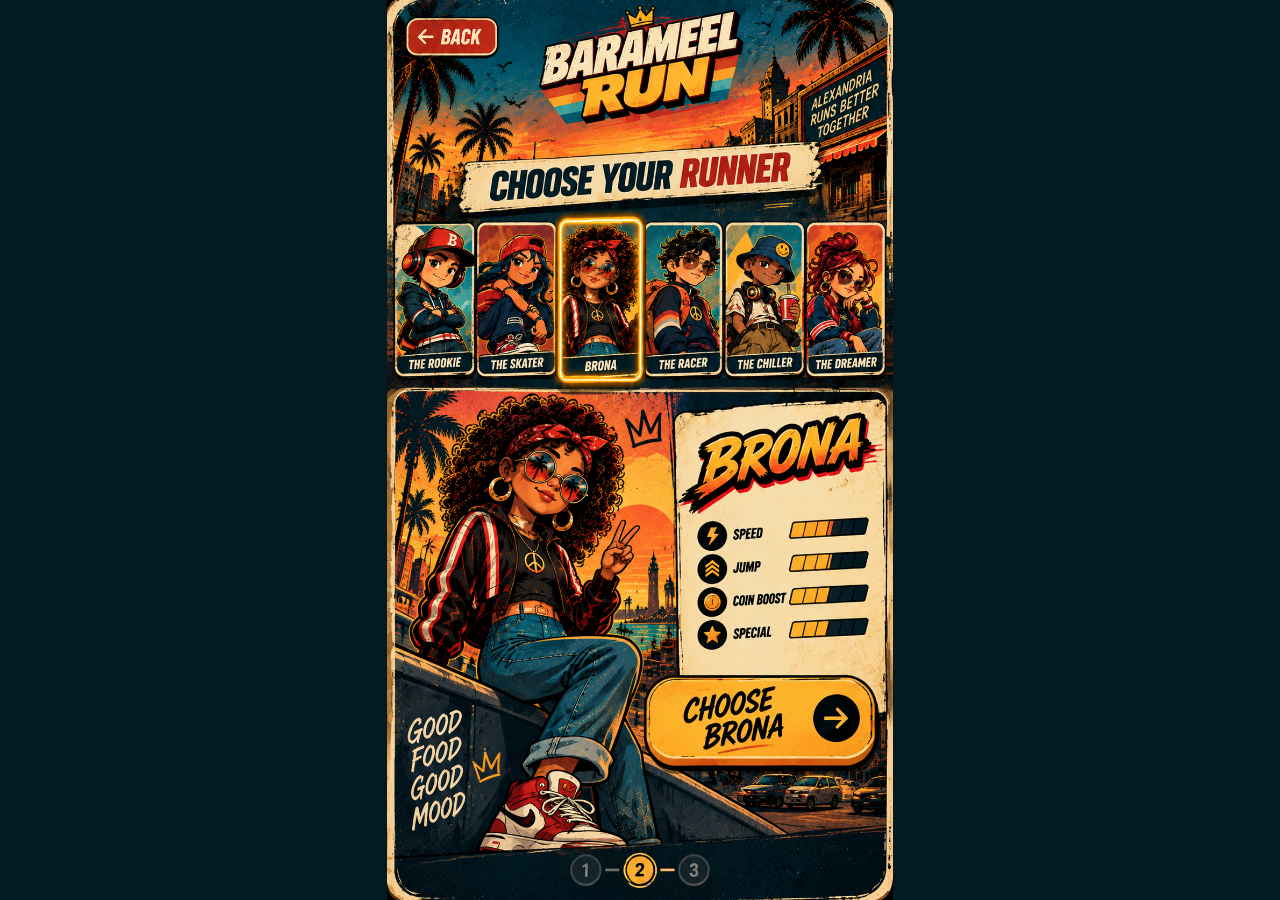
<file: screen02.html>
<!doctype html><html lang="en"><head><meta charset="utf-8"><meta name="viewport" content="width=device-width,initial-scale=1,viewport-fit=cover,user-scalable=no"><meta name="theme-color" content="#062731"><title>CHOOSE YOUR RUNNER</title><link rel="stylesheet" href="styles.css"></head><body data-page="select"><main class="stage"><img id="art" class="base" src="./assets/screen02-brona.png" alt=""><button id="back" class="hotspot back" aria-label="Back"></button><div class="hotspot" data-runner="rookie" style="left:5%;top:18%;width:28%;height:20%"></div>
<div class="hotspot" data-runner="skater" style="left:36%;top:18%;width:28%;height:20%"></div>
<div class="hotspot" data-runner="brona" style="left:67%;top:18%;width:28%;height:20%"></div>
<div class="hotspot" data-runner="racer" style="left:5%;top:39%;width:28%;height:20%"></div>
<div class="hotspot" data-runner="chiller" style="left:36%;top:39%;width:28%;height:20%"></div>
<div class="hotspot" data-runner="dreamer" style="left:67%;top:39%;width:28%;height:20%"></div>
<button id="confirm" class="hotspot" style="left:15%;top:82%;width:70%;height:9%"></button></main><script src="app.js"></script></body></html>
</file>
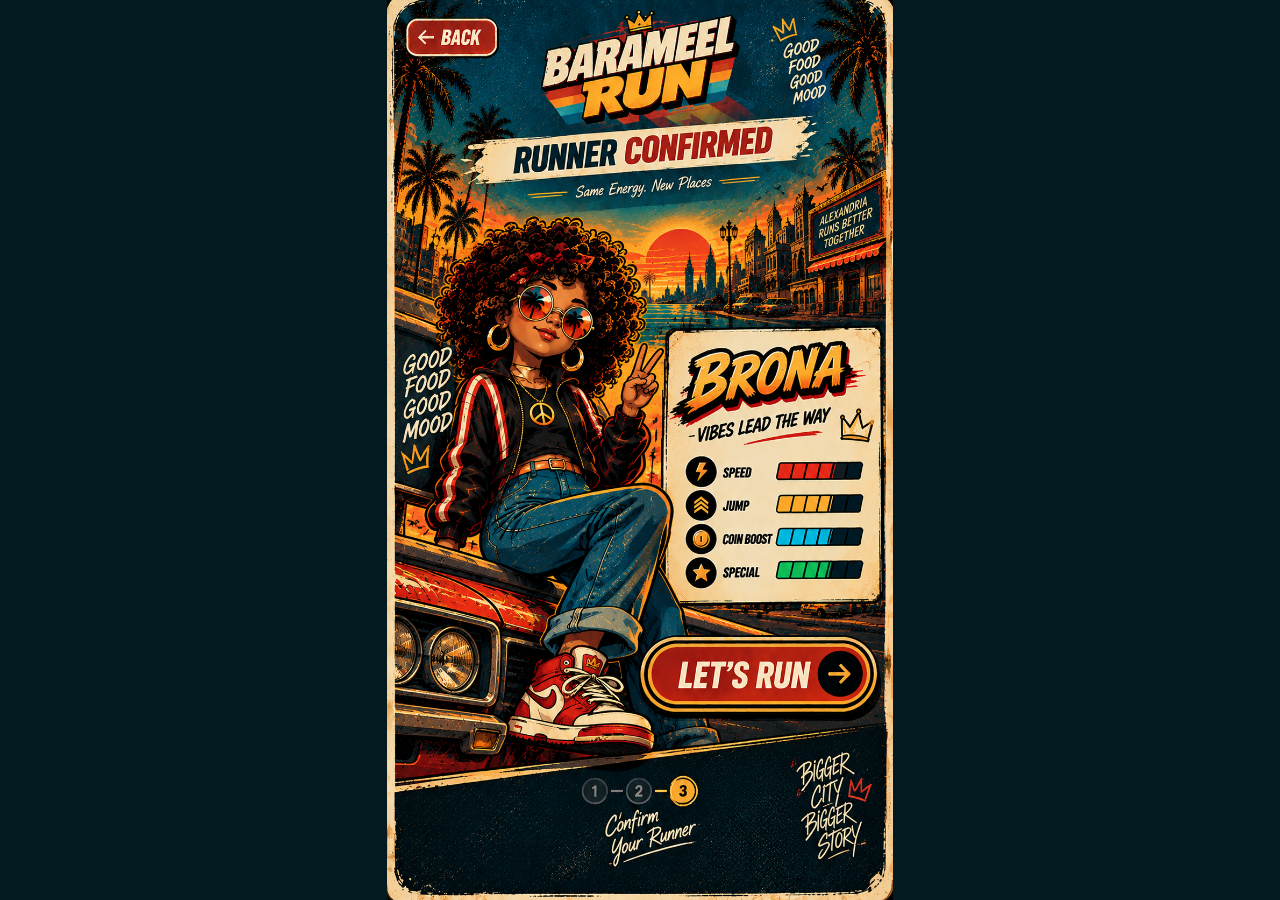
<file: screen03.html>
<!doctype html><html lang="en"><head><meta charset="utf-8"><meta name="viewport" content="width=device-width,initial-scale=1,viewport-fit=cover,user-scalable=no"><meta name="theme-color" content="#062731"><title>RUNNER CONFIRMED</title><link rel="stylesheet" href="styles.css"></head><body data-page="confirm"><main class="stage"><img id="art" class="base" src="./assets/screen03-brona.png" alt=""><button id="back" class="hotspot back" aria-label="Back"></button><button id="continue" class="hotspot" style="left:16%;top:80%;width:68%;height:10%"></button></main><script src="app.js"></script></body></html>
</file>
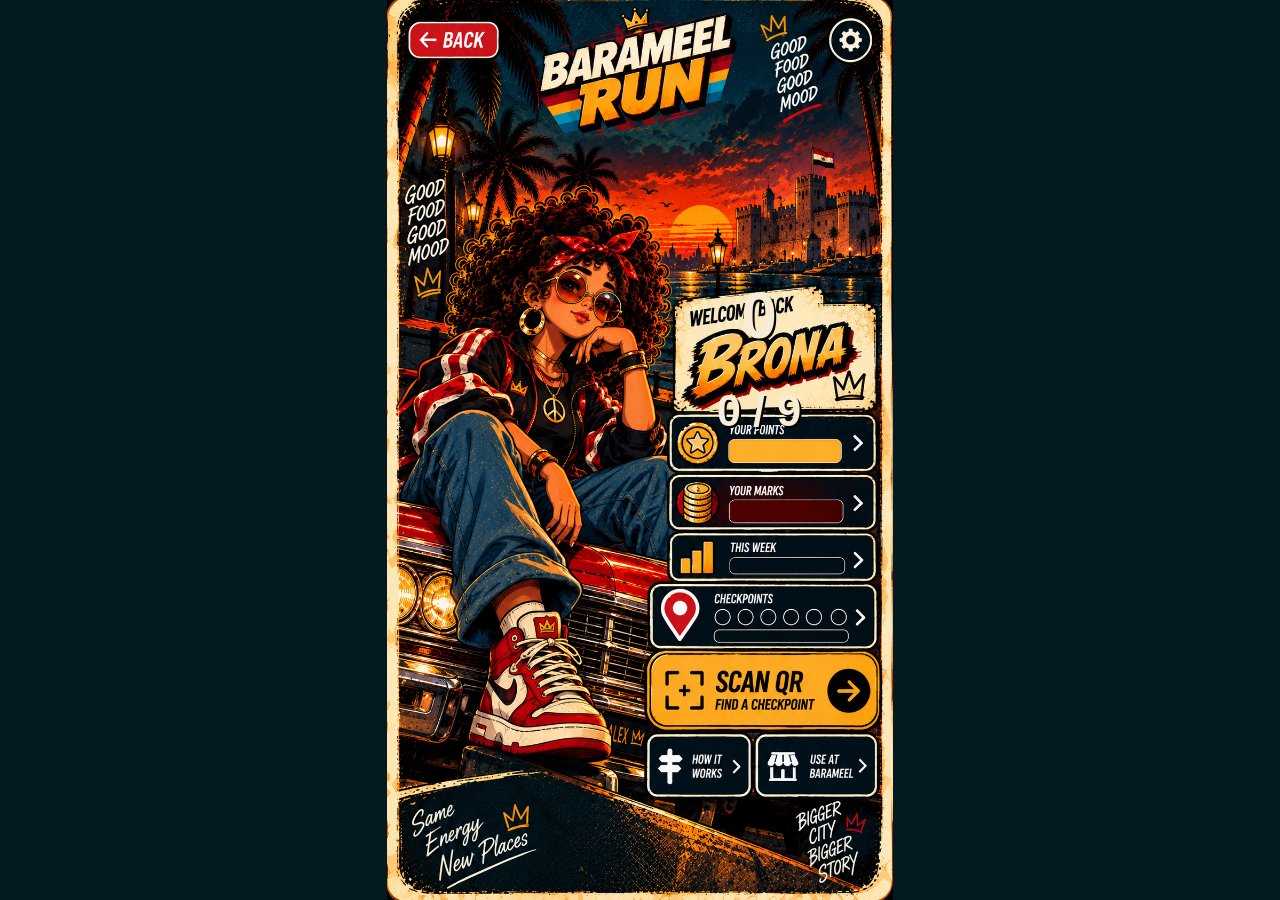
<file: screen04.html>
<!doctype html><html lang="en"><head><meta charset="utf-8"><meta name="viewport" content="width=device-width,initial-scale=1,viewport-fit=cover,user-scalable=no"><meta name="theme-color" content="#062731"><title>HOME / RUN DASHBOARD</title><link rel="stylesheet" href="styles.css"></head><body data-page="home"><main class="stage"><img id="art" class="base" src="./assets/screen04-brona.png" alt=""><button id="back" class="hotspot back" aria-label="Back"></button><button id="scan" class="hotspot" style="left:48%;top:65%;width:47%;height:10%"></button>
<button id="hunt" class="hotspot" style="left:5%;top:75%;width:43%;height:10%"></button>
<button id="leaderboard" class="hotspot" style="left:48%;top:75%;width:47%;height:10%"></button>
<button id="redeem" class="hotspot" style="left:5%;top:87%;width:90%;height:8%"></button>
<div id="points" class="dynamic" style="left:57%;top:31%;width:33%;font-size:5vw">0</div>
<div id="pieces" class="dynamic" style="left:57%;top:43%;width:33%;font-size:3.4vw">0 / 9</div></main><script src="app.js"></script></body></html>
</file>
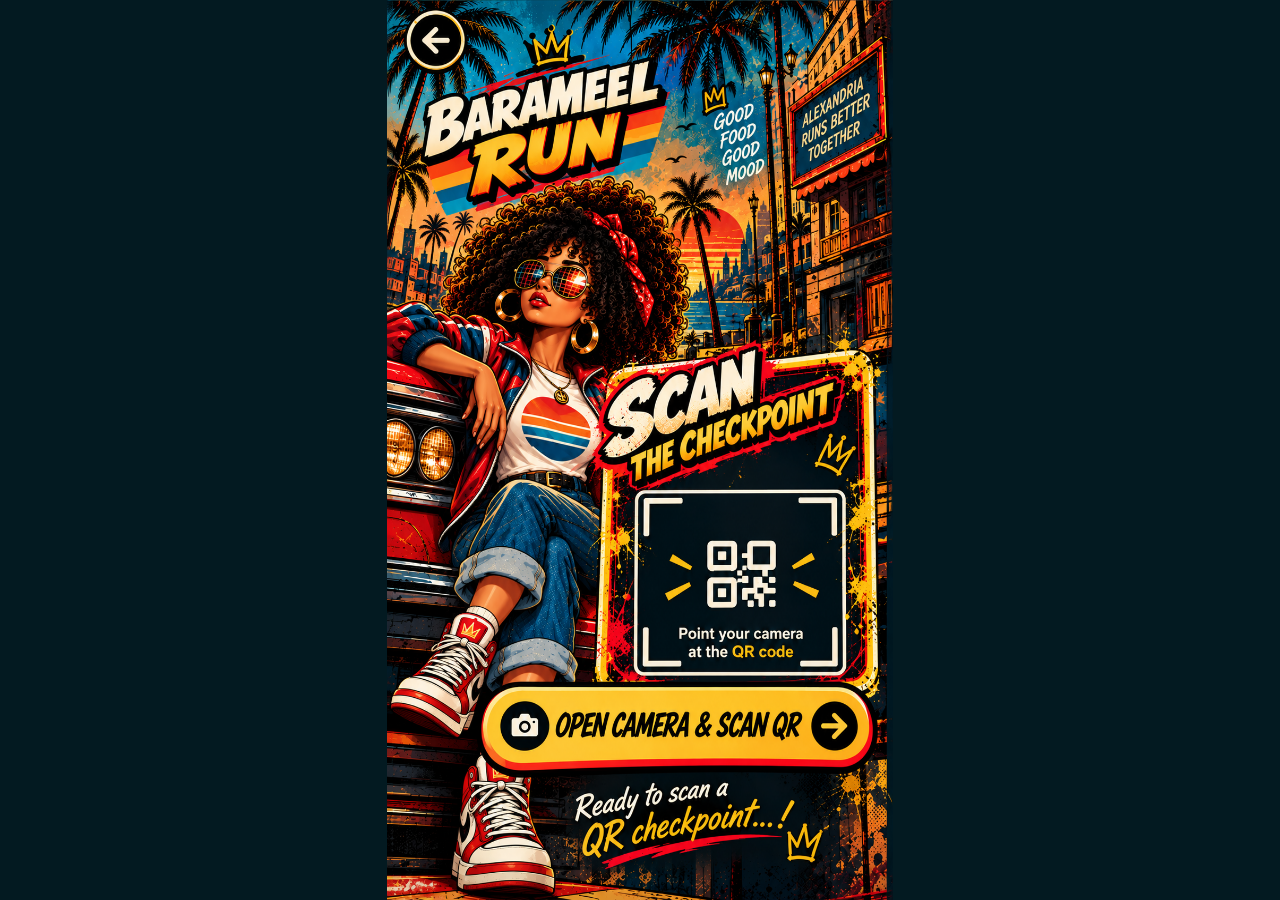
<file: screen05.html>
<!doctype html><html lang="en"><head><meta charset="utf-8"><meta name="viewport" content="width=device-width,initial-scale=1,viewport-fit=cover,user-scalable=no"><meta name="theme-color" content="#062731"><title>SCAN CHECKPOINT</title><link rel="stylesheet" href="styles.css"></head><body data-page="scan"><main class="stage"><img id="art" class="base" src="./assets/screen05-scanner.png" alt=""><button id="back" class="hotspot back" aria-label="Back"></button><button id="openCamera" class="hotspot scan-button"></button>
<div id="cameraWrap" class="camera-wrap"><video id="cameraVideo" playsinline muted></video><div class="camera-guide"></div><button id="cameraClose" class="hotspot camera-close"></button></div></main><script src="app.js"></script></body></html>
</file>
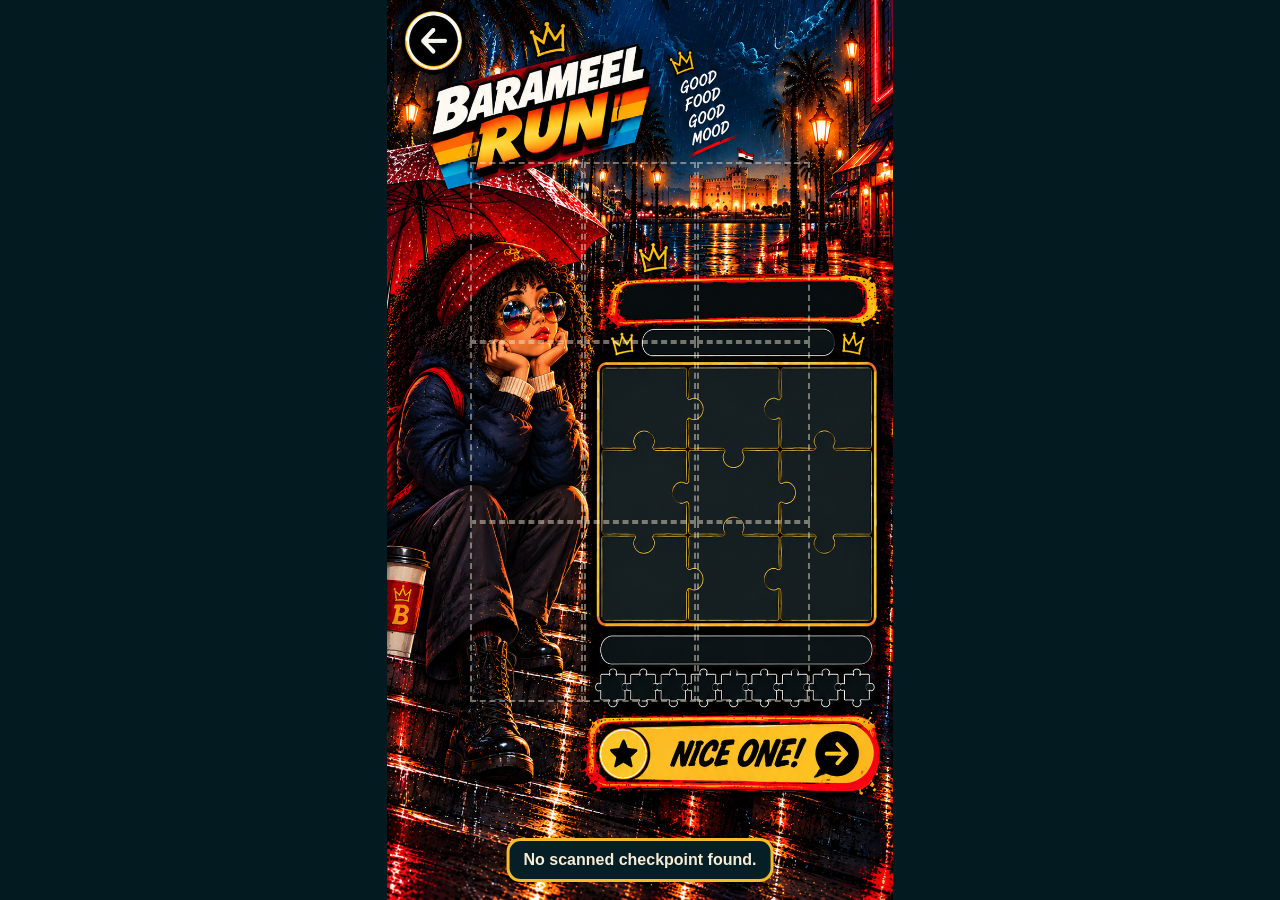
<file: screen06.html>
<!doctype html><html lang="en"><head><meta charset="utf-8"><meta name="viewport" content="width=device-width,initial-scale=1,viewport-fit=cover,user-scalable=no"><meta name="theme-color" content="#062731"><title>CHECKPOINT FOUND</title><link rel="stylesheet" href="styles.css"></head><body data-page="puzzle"><main class="stage"><img id="art" class="base" src="./assets/screen06-puzzle.png" alt=""><button id="back" class="hotspot back" aria-label="Back"></button><div id="collectionName" class="dynamic" style="left:15%;top:9%;width:70%;font-size:4vw"></div>
<div id="pieceCount" class="dynamic" style="left:20%;top:13%;width:60%;font-size:4.5vw"></div>
<div id="piecePoints" class="dynamic" style="left:20%;top:78%;width:60%;font-size:3.5vw"></div>
<div id="pieceNumber" class="dynamic" style="left:20%;top:82%;width:60%;font-size:4vw"></div>
<div id="piece-1" class="puzzle-slot"><img alt=""></div><div id="piece-2" class="puzzle-slot"><img alt=""></div><div id="piece-3" class="puzzle-slot"><img alt=""></div><div id="piece-4" class="puzzle-slot"><img alt=""></div><div id="piece-5" class="puzzle-slot"><img alt=""></div><div id="piece-6" class="puzzle-slot"><img alt=""></div><div id="piece-7" class="puzzle-slot"><img alt=""></div><div id="piece-8" class="puzzle-slot"><img alt=""></div><div id="piece-9" class="puzzle-slot"><img alt=""></div>
<button id="nice" class="hotspot" style="left:15%;top:88%;width:70%;height:8%"></button></main><script src="app.js"></script></body></html>
</file>
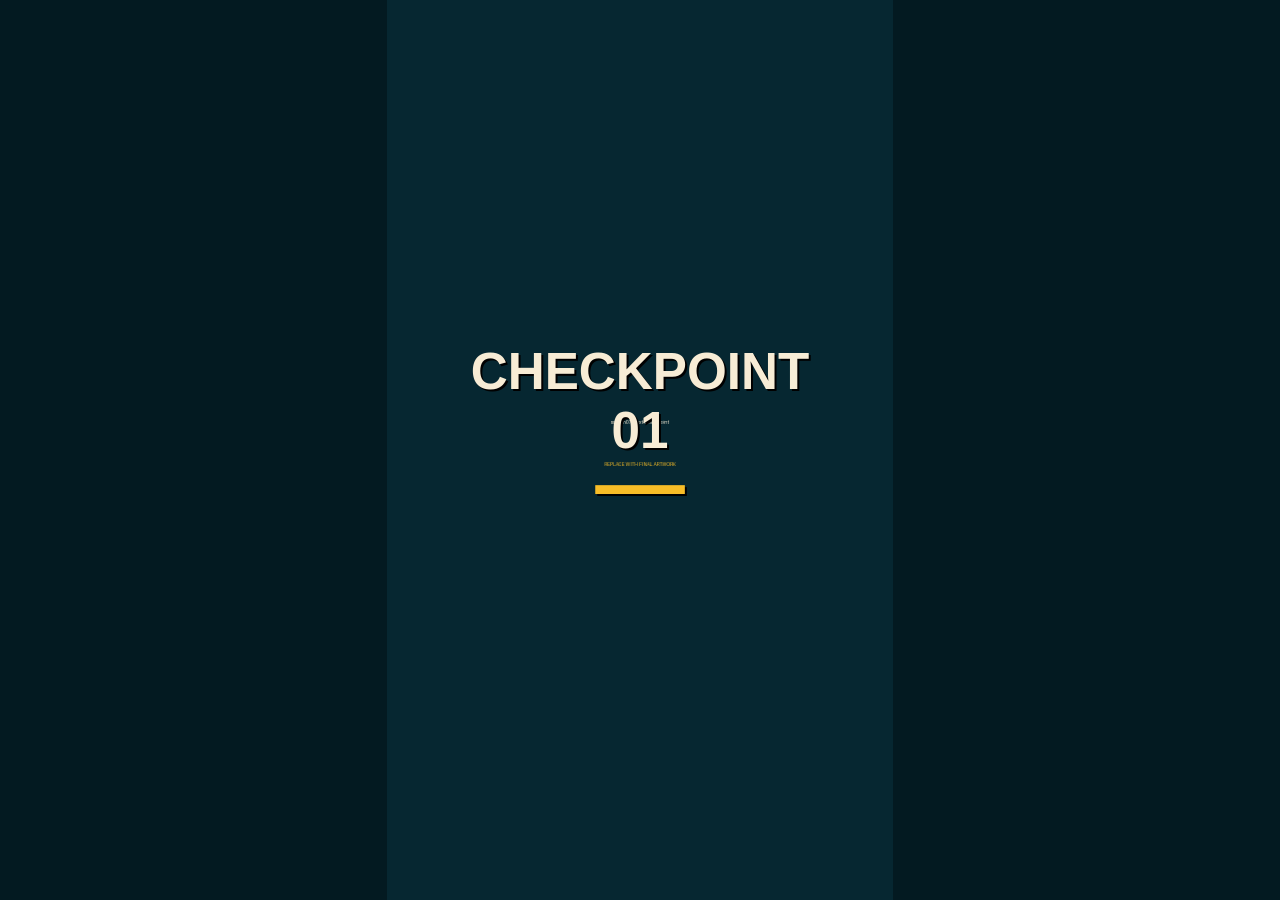
<file: screen07.html>
<!doctype html><html lang="en"><head><meta charset="utf-8"><meta name="viewport" content="width=device-width,initial-scale=1,viewport-fit=cover,user-scalable=no"><meta name="theme-color" content="#062731"><title>NEXT CHECKPOINT</title><link rel="stylesheet" href="styles.css"></head><body data-page="next"><main class="stage"><img id="art" class="base" src="./assets/screen07-next-checkpoint.png" alt=""><button id="back" class="hotspot back" aria-label="Back"></button><div id="checkpoint" class="dynamic" style="left:15%;top:38%;width:70%;font-size:4vw"></div>
<div id="distance" class="dynamic value" style="left:15%;top:48%;width:70%;font-size:7vw">—</div>
<button id="walk" class="hotspot" style="left:15%;top:75%;width:70%;height:10%" onclick="location.href='screen05.html'"></button></main><script src="app.js"></script></body></html>
</file>
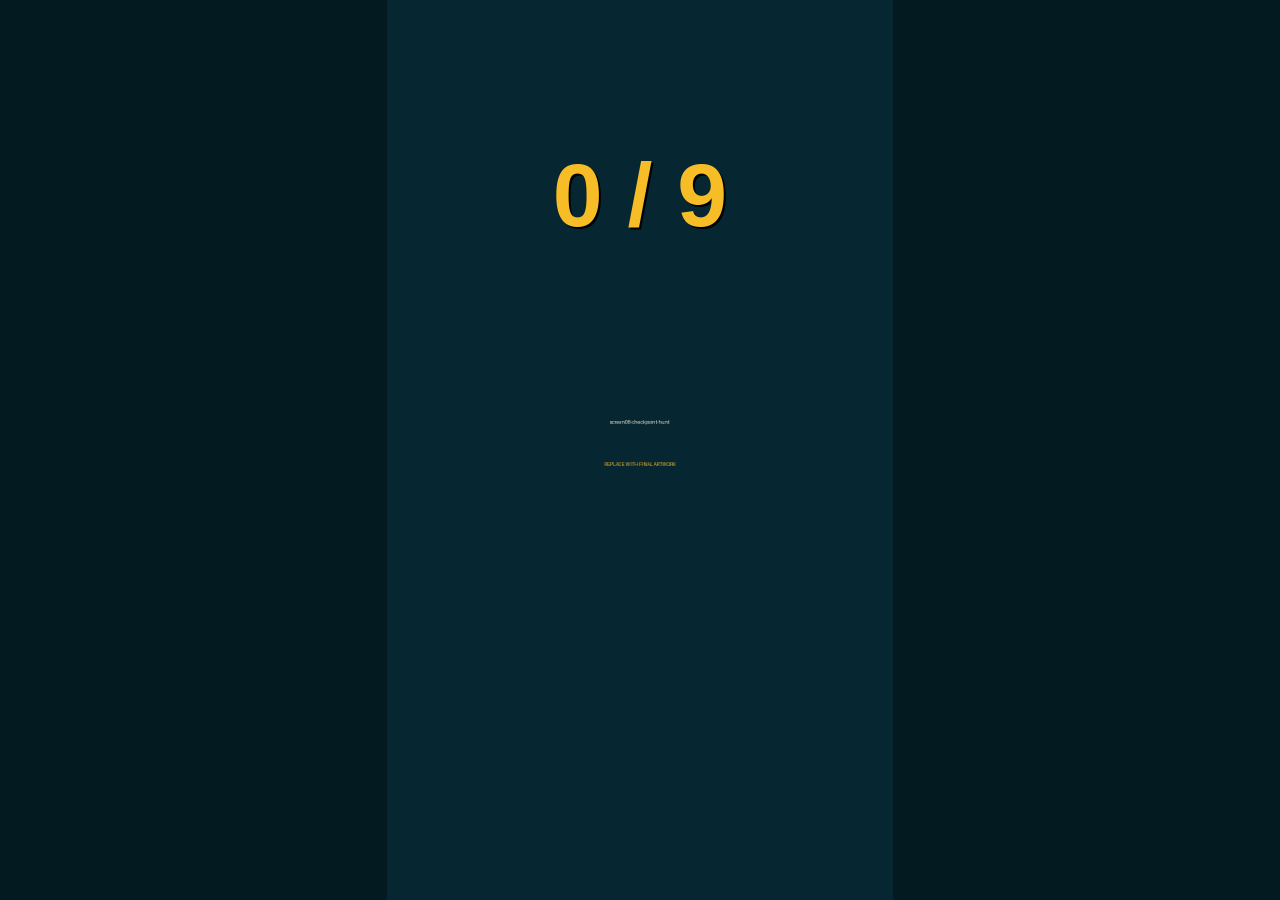
<file: screen08.html>
<!doctype html><html lang="en"><head><meta charset="utf-8"><meta name="viewport" content="width=device-width,initial-scale=1,viewport-fit=cover,user-scalable=no"><meta name="theme-color" content="#062731"><title>CHECKPOINT HUNT</title><link rel="stylesheet" href="styles.css"></head><body data-page="hunt"><main class="stage"><img id="art" class="base" src="./assets/screen08-checkpoint-hunt.png" alt=""><button id="back" class="hotspot back" aria-label="Back"></button><div id="collected" class="dynamic value" style="left:20%;top:16%;width:60%;font-size:7vw">0 / 9</div>
<div id="hunt-1" style="position:absolute;left:16.5%;top:31%;width:18%;height:11%;z-index:20;pointer-events:none;border-radius:12px"></div><div id="hunt-2" style="position:absolute;left:38.9%;top:31%;width:18%;height:11%;z-index:20;pointer-events:none;border-radius:12px"></div><div id="hunt-3" style="position:absolute;left:61.3%;top:31%;width:18%;height:11%;z-index:20;pointer-events:none;border-radius:12px"></div><div id="hunt-4" style="position:absolute;left:16.5%;top:46%;width:18%;height:11%;z-index:20;pointer-events:none;border-radius:12px"></div><div id="hunt-5" style="position:absolute;left:38.9%;top:46%;width:18%;height:11%;z-index:20;pointer-events:none;border-radius:12px"></div><div id="hunt-6" style="position:absolute;left:61.3%;top:46%;width:18%;height:11%;z-index:20;pointer-events:none;border-radius:12px"></div><div id="hunt-7" style="position:absolute;left:16.5%;top:61%;width:18%;height:11%;z-index:20;pointer-events:none;border-radius:12px"></div><div id="hunt-8" style="position:absolute;left:38.9%;top:61%;width:18%;height:11%;z-index:20;pointer-events:none;border-radius:12px"></div><div id="hunt-9" style="position:absolute;left:61.3%;top:61%;width:18%;height:11%;z-index:20;pointer-events:none;border-radius:12px"></div>
<button id="next" class="hotspot" style="left:15%;top:82%;width:70%;height:10%"></button></main><script src="app.js"></script></body></html>
</file>
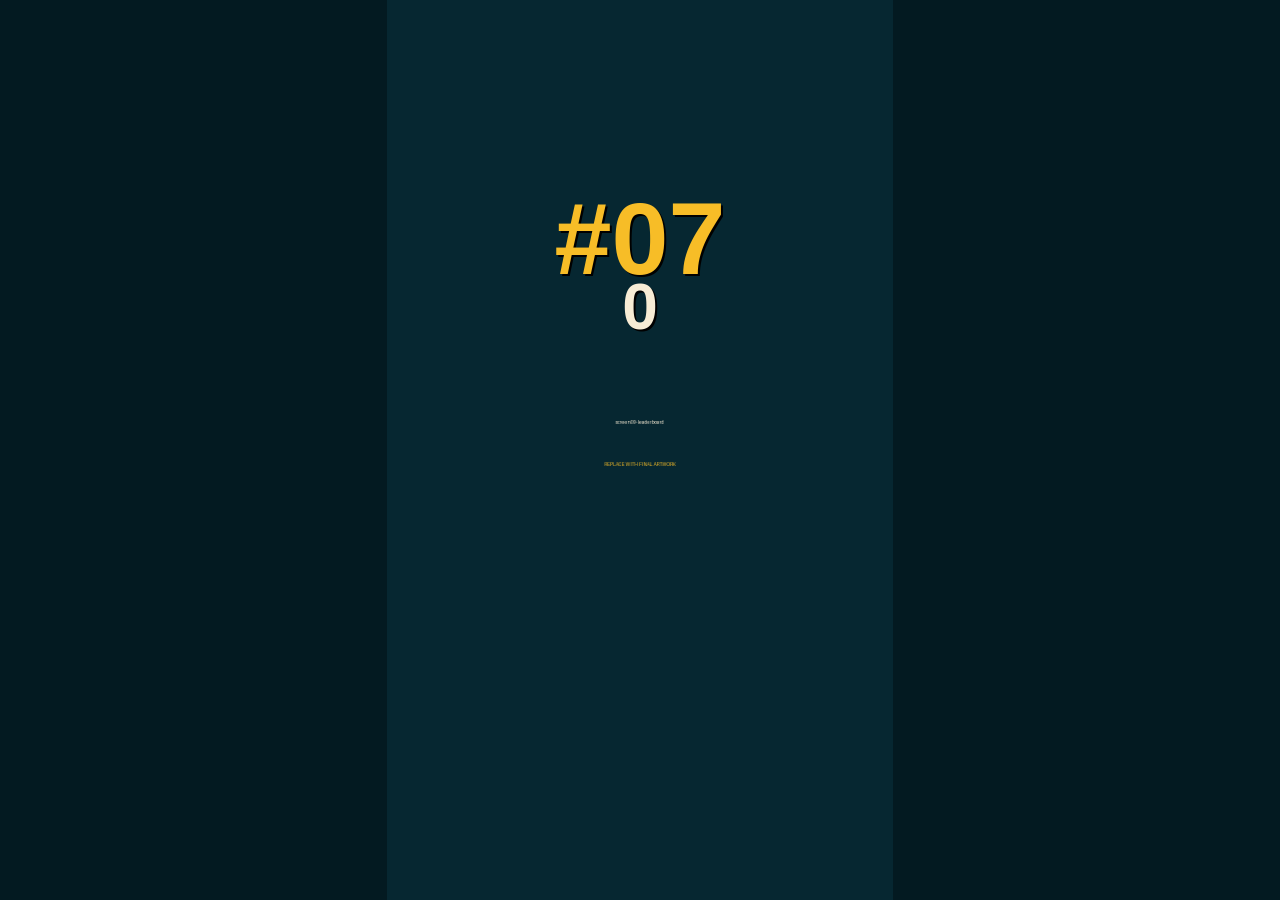
<file: screen09.html>
<!doctype html><html lang="en"><head><meta charset="utf-8"><meta name="viewport" content="width=device-width,initial-scale=1,viewport-fit=cover,user-scalable=no"><meta name="theme-color" content="#062731"><title>LEADERBOARD</title><link rel="stylesheet" href="styles.css"></head><body data-page="leaderboard"><main class="stage"><img id="art" class="base" src="./assets/screen09-leaderboard.png" alt=""><button id="back" class="hotspot back" aria-label="Back"></button><div id="myRank" class="dynamic value" style="left:20%;top:20%;width:60%;font-size:8vw">#07</div>
<div id="myPoints" class="dynamic" style="left:20%;top:30%;width:60%;font-size:5vw">0</div></main><script src="app.js"></script></body></html>
</file>
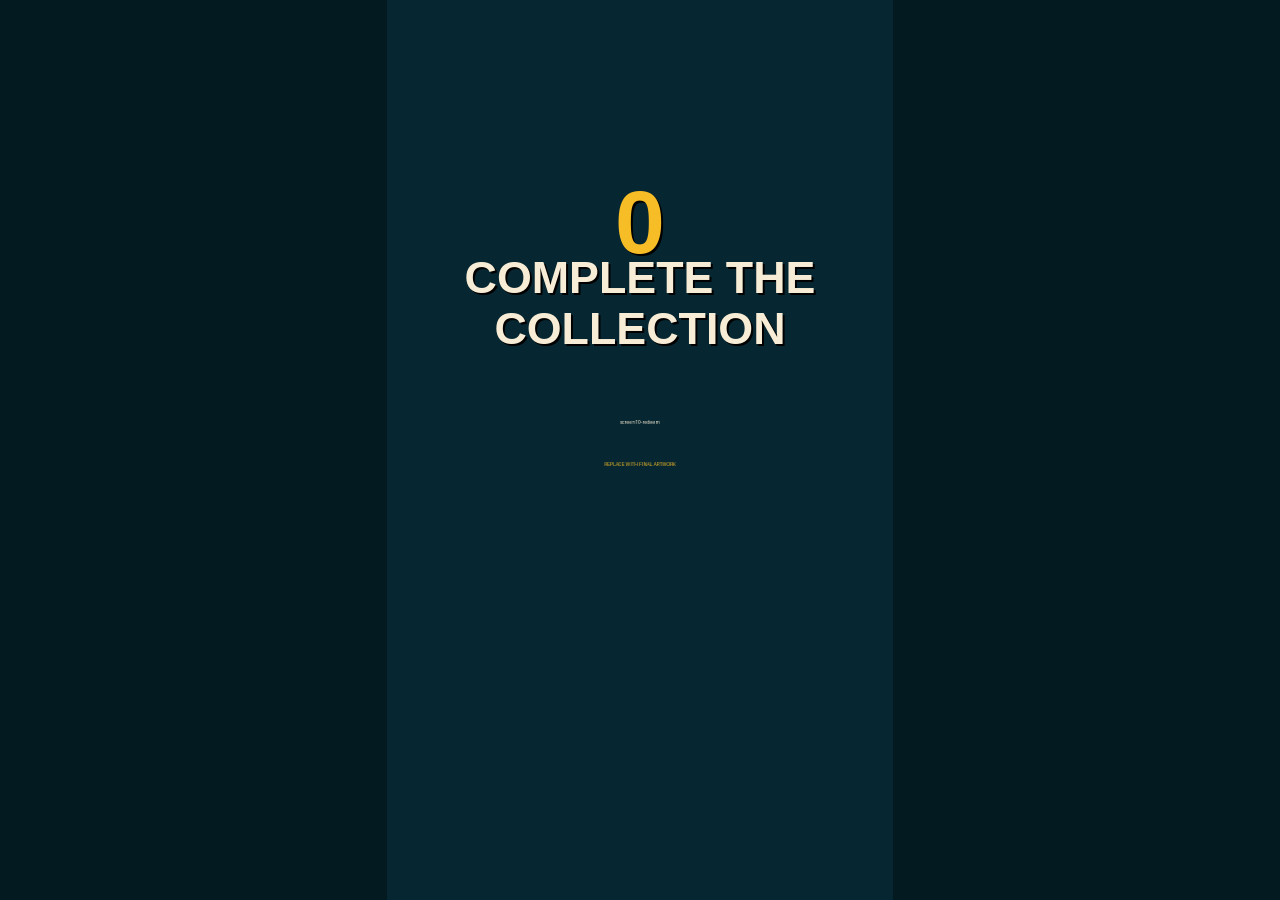
<file: screen10.html>
<!doctype html><html lang="en"><head><meta charset="utf-8"><meta name="viewport" content="width=device-width,initial-scale=1,viewport-fit=cover,user-scalable=no"><meta name="theme-color" content="#062731"><title>REDEEM</title><link rel="stylesheet" href="styles.css"></head><body data-page="redeem"><main class="stage"><img id="art" class="base" src="./assets/screen10-redeem.png" alt=""><button id="back" class="hotspot back" aria-label="Back"></button><div id="balance" class="dynamic value" style="left:20%;top:19%;width:60%;font-size:7vw">0</div>
<div id="collectionStatus" class="dynamic" style="left:15%;top:28%;width:70%;font-size:3.5vw"></div>
<button class="hotspot" data-reward="50000" style="left:10%;top:45%;width:80%;height:10%"></button>
<button class="hotspot" data-reward="100000" style="left:10%;top:58%;width:80%;height:10%"></button>
<button class="hotspot" data-reward="250000" style="left:10%;top:71%;width:80%;height:10%"></button></main><script src="app.js"></script></body></html>
</file>
<file: styles.css>
:root{--teal:#062731;--cream:#f7ecd5;--yellow:#f7bd27;--red:#d92f25}
*{box-sizing:border-box}
html,body{margin:0;width:100%;height:100%;overflow:hidden;background:#031a21;color:var(--cream);font-family:Arial,Helvetica,sans-serif}
body{display:grid;place-items:center}
.stage{position:relative;width:min(100vw,calc(100dvh * .5625));height:min(100dvh,calc(100vw / .5625));aspect-ratio:9/16;overflow:hidden}
.stage img.base{position:absolute;inset:0;width:100%;height:100%;object-fit:fill;display:block;opacity:0;transition:opacity .12s}
.stage img.base.ready{opacity:1}
.hotspot{position:absolute;z-index:20;border:0;background:transparent;color:transparent;font-size:0;padding:0;margin:0;outline:0;cursor:pointer;-webkit-tap-highlight-color:transparent}
.hotspot:active{transform:scale(.985)}
.back{left:1.5%;top:1.5%;width:16%;height:7%}
.toast{position:fixed;left:50%;bottom:18px;transform:translateX(-50%);z-index:100;background:#061f27;border:3px solid var(--yellow);border-radius:14px;padding:10px 14px;font-weight:900;opacity:0;pointer-events:none;transition:.18s;max-width:88vw;text-align:center}
.toast.show{opacity:1}
.flash{animation:flash .18s ease}
@keyframes flash{45%{filter:brightness(1.3)}}
.dynamic{position:absolute;z-index:25;pointer-events:none;font-weight:900;text-align:center;text-shadow:2px 2px 0 #000}
.value{color:var(--yellow)}
.puzzle-slot{position:absolute;z-index:15;border:2px dashed rgba(247,236,213,.45);overflow:hidden;background:transparent}
.puzzle-slot img{width:100%;height:100%;object-fit:cover;display:none}
.puzzle-slot.collected img{display:block}
.puzzle-slot.collected{border-color:transparent}
#piece-1{left:16.5%;top:18%;width:22.2%;height:20%}
#piece-2{left:38.9%;top:18%;width:22.2%;height:20%}
#piece-3{left:61.3%;top:18%;width:22.2%;height:20%}
#piece-4{left:16.5%;top:38%;width:22.2%;height:20%}
#piece-5{left:38.9%;top:38%;width:22.2%;height:20%}
#piece-6{left:61.3%;top:38%;width:22.2%;height:20%}
#piece-7{left:16.5%;top:58%;width:22.2%;height:20%}
#piece-8{left:38.9%;top:58%;width:22.2%;height:20%}
#piece-9{left:61.3%;top:58%;width:22.2%;height:20%}
.puzzle-piece-number{left:15%;top:82%;width:70%;font-size:5vw}
.puzzle-points{left:15%;top:86%;width:70%;font-size:3.2vw;color:var(--yellow)}
.camera-wrap{position:absolute;left:0;top:0;width:100%;height:100%;z-index:30;display:none;background:#000}
.camera-wrap.open{display:block}
#cameraVideo{position:absolute;inset:0;width:100%;height:100%;object-fit:cover}
.camera-close{position:absolute;left:4%;top:3%;width:15%;height:7%;z-index:40}
.camera-guide{position:absolute;left:16%;top:27%;width:68%;height:42%;border:4px solid var(--cream);border-radius:18px;z-index:35;pointer-events:none}
.scan-button{left:18%;top:75%;width:70%;height:10%}
@media(max-aspect-ratio:9/19){.stage{width:100vw;height:calc(100vw * 16 / 9)}}
</file>
